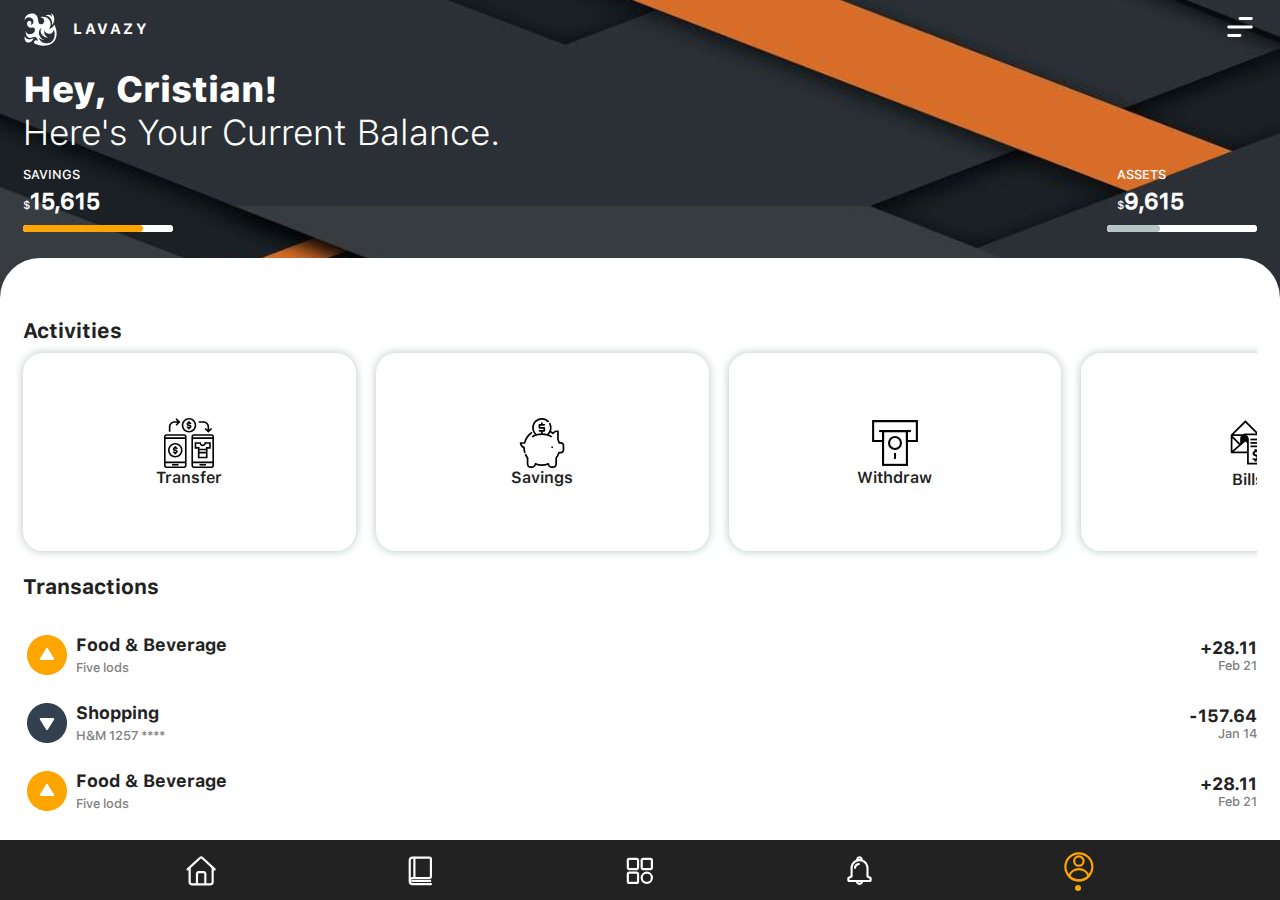
<file: index.html>
<!DOCTYPE html>
<html lang="en">
<head>
    <meta charset="UTF-8">
    <meta name="viewport" content="width=device-width, initial-scale=1.0">
    <link rel="stylesheet" href="css/style.css">
    <title>Profile</title>
</head>
<body>
    <header class="header">
        <section class="section__logo">
            <div class="div__sectionlogo">
                <img src="storage/img/CustomLogo.svg">
                <h3>LAVAZY</h3>
            </div>
            <div class="div__lines">
                <img src="storage/img/lines.svg">
            </div>
        </section>

        <section class="section__text">
            <div class="text">
                <h2>Hey, Cristian!</h2>
                <p>Here's Your Current Balance.</p>
            </div>
        </section>

        <section class="section__savingsassets">
            <div class="savings">
                <span>SAVINGS</span>
                <p>$<strong>15,615</strong></p>
                <progress max = "100" value ="80" class="progress1">80%</progress>
            </div>
            <div class="assets">
                <span>ASSETS</span>
                <p>$<strong>9,615</strong></p>
                <progress max = "100" value ="35" class="progress2">35%</progress>
            </div>
        </section>
    </header> 
    <main>
        <section class="Activities">
            <div class="div__activities">
                <p>Activities</p>
            </div>
            <ul>
                <li>
                    <div>
                        <img src="storage/img/transferIcon.svg" width="50px" height="50px">
                        <p>Transfer</p>
                    </div>
                </li>
                <li>
                    <div>
                        <img src="storage/img/savingIcon.svg">
                        <p>Savings</p>
                    </div>
                </li>
                <li>
                    <div>
                        <img src="storage/img/withdrawIcon.svg">
                        <p>Withdraw</p>
                    </div>
                </li>
                <li>
                    <div>
                        <img src="storage/img/billsIcon.svg" width="55px" height="55px">
                        <p>Bills</p>
                    </div>
                </li>
            </ul>
        </section>
        <section class="transactions">
            <div class="transactions__title">
                <p>Transactions</p>
            </div>
            <ul class="transactions__list">
                <li>
                    <article class="article__movement">
                        <div class="article__leftside">
                            <img src="storage/img/UpIcon.svg">
                            <div class="movement__info">
                                <p>Food & Beverage</p>
                                <span>Five lods</span>
                            </div>
                        </div>
                        <div class="data__info">
                            <p>+28.11</p>
                            <span>Feb 21</span>
                        </div>
                    </article>
                </li>
                <li>
                    <article class="article__movement">
                        <div class="article__leftside">
                            <img src="storage/img/downIcon.png">
                            <div class="movement__info">
                                <p>Shopping</p>
                                <span>H&M 1257 ****</span>
                            </div>
                        </div>
                        <div class="data__info">
                            <p>-157.64</p>
                            <span>Jan 14</span>
                        </div>
                    </article>
                </li>
                <li>
                    <article class="article__movement">
                        <div class="article__leftside">
                            <img src="storage/img/UpIcon.svg">
                            <div class="movement__info">
                                <p>Food & Beverage</p>
                                <span>Five lods</span>
                            </div>
                        </div>
                        <div class="data__info">
                            <p>+28.11</p>
                            <span>Feb 21</span>
                        </div>
                    </article>
                </li>
                <li>
                    <article class="article__movement">
                        <div class="article__leftside">
                            <img src="storage/img/downIcon.png">
                            <div class="movement__info">
                                <p>Shopping</p>
                                <span>H&M 1257 ****</span>
                            </div>
                        </div>
                        <div class="data__info">
                            <p>-157.64</p>
                            <span>Jan 14</span>
                        </div>
                    </article>
                </li>
            </ul>
        </section>
    </main>   
</body>
<footer class = "footer">
    <ul class = "footer__ul">
        <li>
            <a href="#">
                <img src="storage/img/homeIcon.svg">
            </a>
        </li>
        <li>
            <a href="views/balance.html">
                <img src="storage/img/walletIcon.svg">
            </a>
        </li>
        <li>
            <a href="views/menu.html">
                <img src="storage/img/menuIcon.svg">
            </a>
        </li>
        <li>
            <a href="#">
                <img src="storage/img/bellIcon.svg">
            </a>
        </li>
        <li>
            <a href="#">
                <img src="storage/img/GreenProfile.svg">
                <img src="storage/img/Ellipse 2.svg">
            </a>
        </li>
    </ul>
</footer>
</html>
</file>
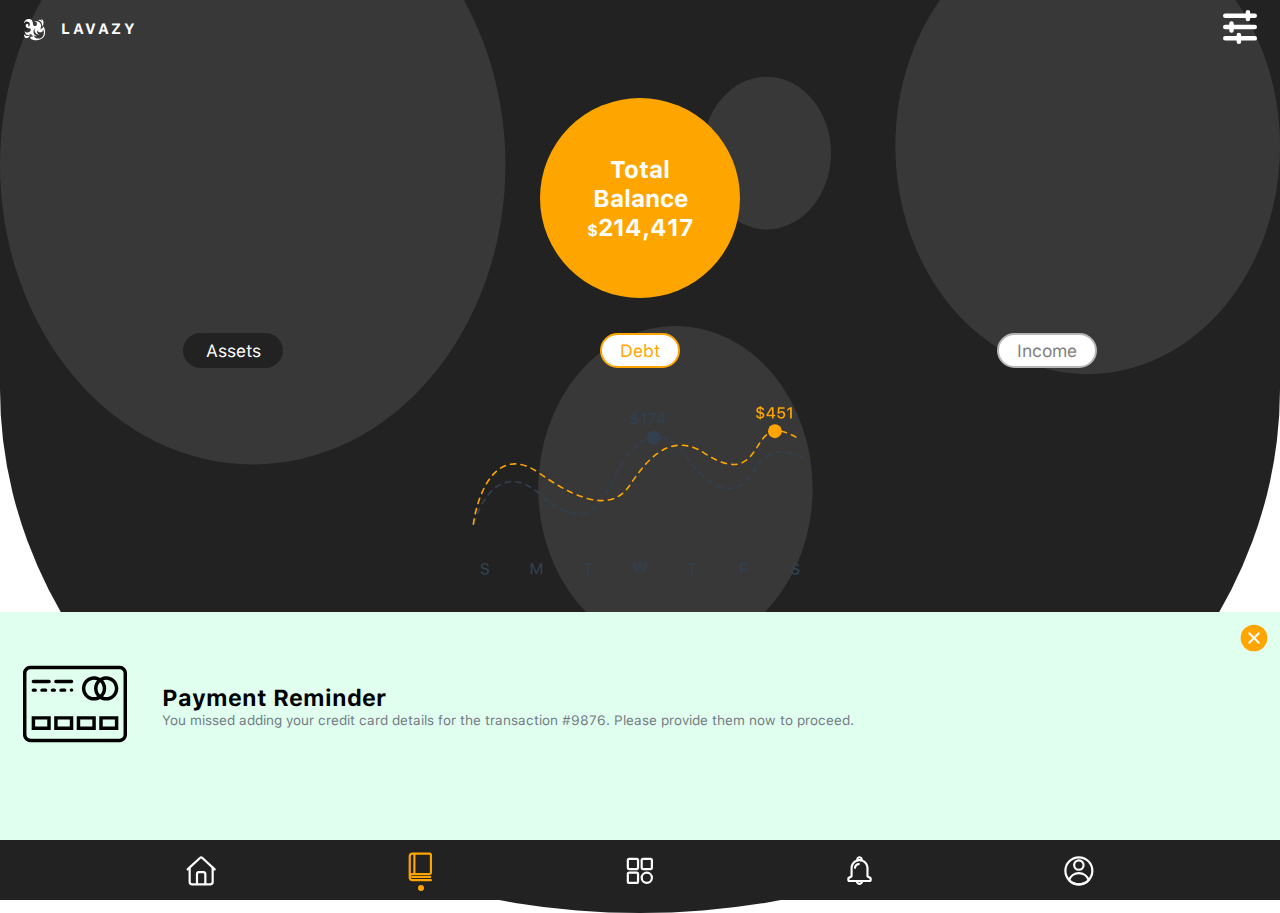
<file: views/balance.html>
<!DOCTYPE html>
<html lang="en">
<head>
    <meta charset="UTF-8">
    <meta name="viewport" content="width=device-width, initial-scale=1.0">
    <title>Balance</title>
    <link rel="stylesheet" href="../css/balance.css">
</head>
<body>
    <div class="banner">
        <img src="../storage/img/bgP3.svg">
    </div>
    <header class="header">
        <section class="section__logo">
            <div class="div__sectionlogo">
                <img src="../storage/img/CustomLogo.svg">
                <h3>LAVAZY</h3>
            </div>
            <div class="div__lines">
                <img src="../storage/img/white3linesMenu.svg">
            </div>
        </section>
    </header>
    <main>
        <section class="container__circle">
            <div class="GreenCircle">
                <h5>Total Balance</h5>
                <p><span>$</span>214,417</p>
            </div>
        </section>

        <section class="button__section">
            <button>Assets</button>
            <button>Debt</button>
            <button>Income</button>
        </section>

        <section class="graph">
            <img src="../storage/img/graph.svg">
        </section>

        <section class="GreenAdd">
            <img src="../storage/img/closeIcon.svg">
            <div>
                <img src="../storage/img/cardIconP3.svg">
            </div>
            <div class="GreenAdd__text">
                <h4>Payment Reminder</h4>
                <p>You missed adding your credit card details for the transaction #9876. Please provide them now to proceed.</p>
            </div>
        </section>
    </main>



</body>
<footer class = "footer">
    <ul class = "footer__ul">
        <li>
            <a href="#">
                <img src="../storage/img/homeIcon.svg">
            </a>
        </li>
        <li>
            <a href="#">
                <img src="../storage/img/greenWalleeet.svg">
                <img src="../storage/img/Ellipse 2.svg">
            </a>
        </li>
        <li>
            <a href="../views/menu.html">
                <img src="../storage/img/menuIcon.svg">
            </a>
        </li>
        <li>
            <a href="#">
                <img src="../storage/img/bellIcon.svg">
            </a>
        </li>
        <li>
            <a href="../index.html">
                <img src="../storage/img/profileIcon.svg">
            </a>
        </li>
    </ul>
</footer>
</html>
</file>
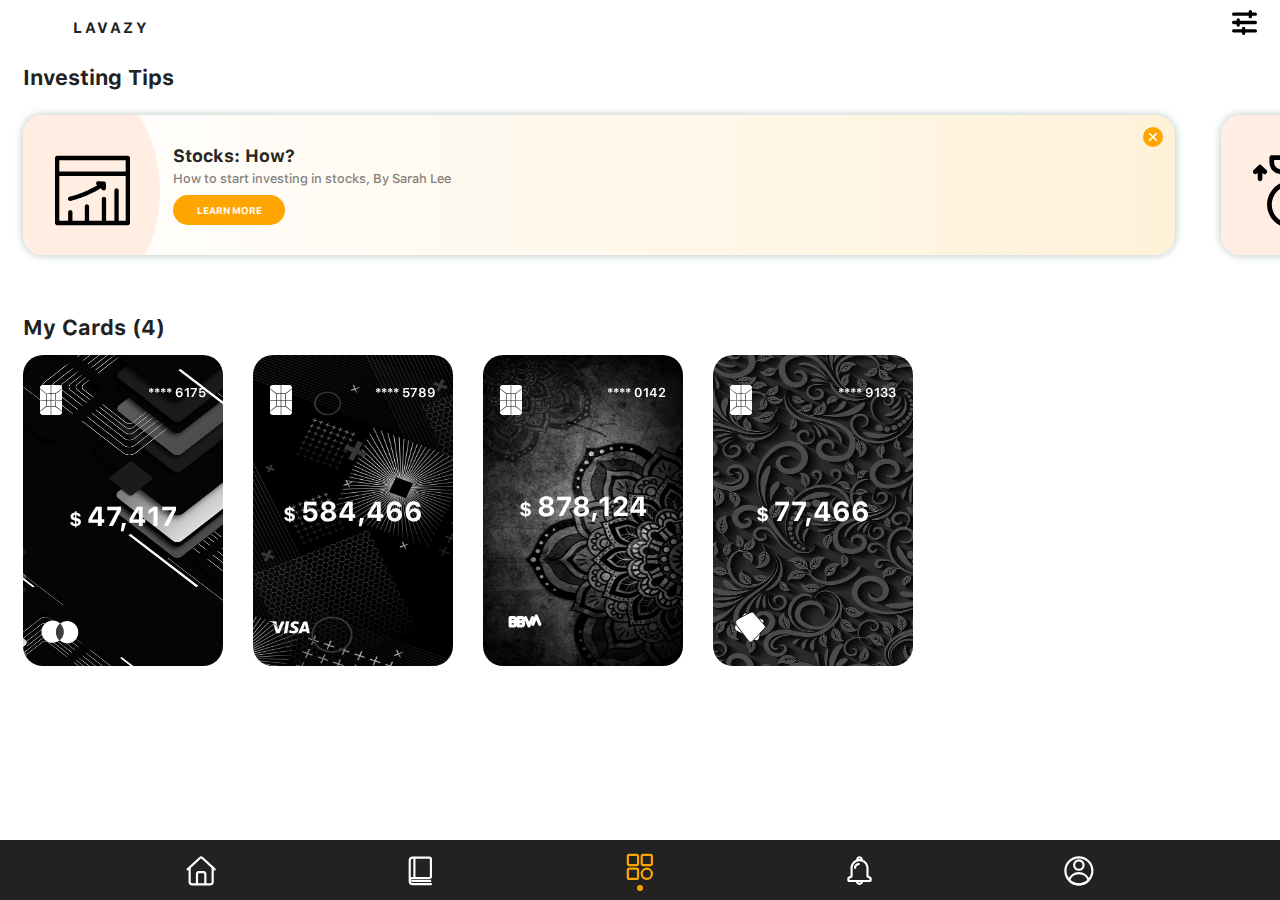
<file: views/menu.html>
<!DOCTYPE html>
<html lang="en">
<head>
    <meta charset="UTF-8">
    <meta name="viewport" content="width=device-width, initial-scale=1.0">
    <link rel="stylesheet" href="../css/menu.css">
    <title>Menu</title>
</head>
<body>
    <header class="header">
        <section class="section__logo">
            <div class="div__sectionlogo">
                <img src="../storage/img/BlackCustomItem.svg">
                <h3>LAVAZY</h3>
            </div>
            <div class="div__lines">
                <img src="../storage/img/3linesMenu.svg">
            </div>
        </section>
    </header>
    <main class="main">
        <section class="tips">
            <p class="tips__title">Investing Tips</p>
            <div class="Investing__Tips__Scroll">
                <article class="article__tips">
                    <div class="green__circle">
                        <img src="../storage/img/stocksIcon.svg">
                    </div>
                    <div class="tip__info">
                        <p>Stocks: How?</p>
                        <span>How to start investing in stocks, By Sarah Lee</span>
                        <button>LEARN MORE</button>
                    </div>
                    <img class="x__button" src="../storage/img/closeIcon.svg">
                </article>
                <article class="article__tips">
                    <div class="green__circle">
                        <img src="../storage/img/saveMoney.svg">
                    </div>
                    <div class="tip__info">
                        <p>How to Save Money?</p>
                        <span>By Emily Johnson</span>
                        <button>LEARN MORE</button>
                    </div>
                    <img class="x__button" src="../storage/img/closeIcon.svg">
                </article>
                <article class="article__tips">
                    <div class="green__circle">
                        <img src="../storage/img/budget.svg">
                    </div>
                    <div class="tip__info">
                        <p>Budgeting 101</p>
                        <span>Basics of budgeting, By David Garcia</span>
                        <button>LEARN MORE</button>
                    </div>
                    <img class="x__button" src="../storage/img/closeIcon.svg">
                </article>
            </div>
        </section>
        <section class="section__cards">
            <p class="cards__title">My Cards (4)</p>
        </section>
        <article class="article__allcards">
            <section>
                <div class="card1">
            
                    <div class="chip__num">
                        <img src="../storage/img/chipIcon.svg">
                        <p>**** 6175</p>
                    </div>
                    
                    <div class="money">
                        <p><span>$ </span>47,417</p>
                    </div>
                    
                    <div class="bank__logo">
                        <img src="../storage/img/bank1Icon.svg" width="40px">
                    </div>
                </div>
            </section>
            <section>
                <div class="card2">
                    <div class="chip__num">
                        <img src="../storage/img/chipIcon.svg">
                        <p>**** 5789</p>
                    </div>
                    
                    <div class="money">
                        <p><span>$ </span>584,466</p>
                    </div>
                    
                    <div class="bank__logo">
                        <img src="../storage/img/bank2Icon.svg" width="40px">
                    </div>
                </div>
            </section>
            <section>
                <div class="card3">
                    <div class="chip__num">
                        <img src="../storage/img/chipIcon.svg">
                        <p>**** 0142</p>
                    </div>
                    
                    <div class="money">
                        <p><span>$ </span>878,124</p>
                    </div>
                    
                    <div class="bank__logo">
                        <img src="../storage/img/bbvaIcon.svg" width="50px">
                    </div>
                </div>
            </section>
            <section>
                <div class="card4">
                    <div class="chip__num">
                        <img src="../storage/img/chipIcon.svg">
                        <p>**** 9133</p>
                    </div>
                    
                    <div class="money">
                        <p><span>$ </span>77,466</p>
                    </div>
                    
                    <div class="bank__logo">
                        <img src="../storage/img/nequiIcon.svg" width="40px">
                    </div>
                </div>
            </section>
        </article>
    </main>


</body>
<footer class = "footer">
    <ul class = "footer__ul">
        <li>
            <a href="#">
                <img src="../storage/img/homeIcon.svg">
            </a>
        </li>
        <li>
            <a href="../views/balance.html">
                <img src="../storage/img/walletIcon.svg">
            </a>
        </li>
        <li>
            <a class="greenIcon" href="#">
                <img src="../storage/img/GreenMenu.svg">
                <img src="../storage/img/Ellipse 2.svg">
            </a>
        </li>
        <li>
            <a href="#">
                <img src="../storage/img/bellIcon.svg">
            </a>
        </li>
        <li>
            <a href="../index.html">
                <img src="../storage/img/profileIcon.svg">
            </a>
        </li>
    </ul>
</footer>
</html>
</file>
<file: css/style.css>
@import url(variables.css);

*{
    padding: 0;
    margin: 0;
    box-sizing: border-box;
}

body {
    background: var(--color-1);
    background-image: url(../storage/img/MainBackground.jpg);
    background-size: 100% 100%;
    display: flex;
    flex-direction: column;
    gap: 25px;
}

.header {
}

.section__logo{
    padding: 10px 23px;
    display: flex;
    justify-content: space-between;
}

.div__sectionlogo {
    display: flex;
    align-items: center;
    gap: 15px;
    font-size: .8em;
    letter-spacing: 0.2em;
    color: white;
    font-family: "Bold";
}

.section__logo .div__sectionlogo img{
    width: 35px;
    height: 35px;
}

.div__lines img {
    width: 34px;
    height: 34px;
    transition-duration: .3s;
}

.div__lines img:hover {
    transform: scale(1.2);
}

.section__text {
    color: white;
    padding: 10px 23px;
    font-size: 1.5em;
}

.section__text h2{
   font-family: "Heavy";
}

.section__text p{
    font-family: "Light";
    font-size: 1.49em;
 }

.section__savingsassets {
    color: white;
    display: flex;
    justify-content: space-between;
    padding: 0px 23px;
 }

.section__savingsassets div {
    position: relative;
    font-family: "Medium";
 }

.section__savingsassets div p {
    font-size: .7em;
    margin-top: 5px;
 }

.section__savingsassets div p strong {
    font-size: 2em;

 }

 .section__savingsassets div span {
    font-size: .8em;
}

.assets span, .assets p {
    margin-left: 10px;
}

.progress1 {
    width: 150px;
}

.progress2 {
    width: 150px;
}

.progress1[value] {
    --color: var(--color-2);
 }

progress[value] {
    --color: var(--color-3);
    --background: white;
    -webkit-appearance: none;
    -moz-appearance: none;
    appearance: none;
    border: none;
    border-radius: 1em;
    background: var(--background);
    height: 7px;
  }
  progress[value]::-webkit-progress-bar {  
    border-radius: 1em;
    background: var(--background);
  }
  progress[value]::-webkit-progress-value {
    border-radius: 1em;
    background: var(--color);
  }
 
main {
    background: white;
    width: 100vw;
    border-top-right-radius: 40px;
    border-top-left-radius: 40px;
    padding-bottom: 60px;
}

.Activities {
    margin-top: 60px;
    display: flex;
    flex-direction: column;
    font-family: "bold";
    font-size: 1.3rem;
    color: var(--color-1);
    padding-right: 23px;
}       

.div__activities {
    padding-left: 23px;
}


.Activities ul {
    display: flex;
    flex-direction: row;
    align-items: center;
    gap: 20px;
    overflow-y: hidden;
    scrollbar-width: none;
    padding: 10px 6px 23px 23px;
}

.Activities ul li {
    list-style: none;
}

.Activities ul li div {
    width: 26vw;
    height: 22vh;
    font-family: "Semibold";
    text-decoration: none;
    display: flex;
    flex-direction: column;
    align-items: center;
    justify-content: center;
    border-radius: 20px;
    color: var(--color-1);
    font-size: 1rem;
    box-shadow: 0px 0px 10px var(--color-3);
    transition-duration: .3s;
}

.Activities ul li div:hover {
    background: rgb(255, 222, 152);
    transform: scale(1.05);
}

.transactions__list {
    display: flex;
    gap: 3px;
    flex-direction: column;
    overflow-y: scroll;
    height: 200px;
    scrollbar-width: none;
}

.transactions__title {
    padding: 0px 23px 23px 23px;
    font-family: "bold";
    font-size: 1.3rem;
    color: var(--color-1);
}

.article__movement {
    display: flex;
    justify-content: space-between;
    padding: 0px 23px;
    height: 65px;
    transition-duration: .3s;
}

.article__movement:hover {
    transform: scale(1.05);
    background: rgb(248, 211, 163);
}

.article__leftside {
    display: flex;
    gap: 5px;
    align-items: center;
    font-family: "Bold";
    font-size: 1.1rem;
    color: var(--color-1);
}

.article__leftside span {
    color: gray;
    font-size: .8rem;
    font-family: "Medium";
}

.data__info {
    display: flex;
    flex-direction: column;
    align-items: flex-end;
    justify-content: center;
    font-family: "Bold";
    font-size: 1.1rem;
    color: var(--color-1);
}

.data__info span {
    color: gray;
    font-size: .8rem;
    font-family: "Medium";
}















.footer{
    bottom: 0;
    width: 100%;
    position: fixed;
}

.footer__ul {
    background: var(--color-1);
    height: 60px;
    display: flex;
    flex-direction: row;
    justify-content: space-evenly;
    align-items: center;
    list-style: none;
}

.footer__ul li a img{
    width: 35px;
    height: 35px;
    position: relative;
    transition-duration: .3s;
}

.footer__ul li a img:hover {
    transform: scale(1.2);
}

.footer__ul li a {
    display: flex;
    flex-direction: column;
    align-items: center;
    gap: 1px;
}

.footer__ul li a img:nth-child(2){
    width: 6px;
    height: 6px;
}
</file>
<file: css/balance.css>
@import url(variables.css);

*{
    padding: 0;
    margin: 0;
    box-sizing: border-box;
}

body {
}

header {
    position: relative;
}

.banner {
    z-index: -1;
    position: absolute;
    background: var(--color-1);
    top: -15%;
    width: 100%;
    border-bottom-left-radius: 50% 50%;
    border-bottom-right-radius: 50% 50%;
    display: flex;
    flex-direction: column;
    align-items: center;
    overflow: hidden;
}

.banner > img {
    position: relative;
    object-fit: cover;
    width: 100%;
}

.container__circle{
    margin-top: 40px;
    display: flex;
    justify-content: center;
}

.GreenCircle {
    background: var(--color-2);
    border-radius: 50%;
    width: 200px;
    height: 200px;
    display: flex;
    flex-direction: column;
    justify-content: center;
    align-items: center;
    transition-duration: .3s;
}

.GreenCircle:Hover {
    transform: scale(1.05);
}

.GreenCircle h5 {
    font-family: "Bold";
    color: white;
    font-size: 1.5rem;
    width: 60%;
    text-align: center;
}

.GreenCircle p {
    font-family: "Bold";
    color: white;
    font-size: 1.5rem;
    width: 60%;
    text-align: center;
}

.GreenCircle span {
    font-size: 1rem;
}

.section__logo{
    padding: 10px 23px;
    display: flex;
    justify-content: space-between;
}

.div__sectionlogo {
    display: flex;
    align-items: center;
    gap: 15px;
    font-size: .8em;
    letter-spacing: 0.2em;
    color: white;
    font-family: "Bold";
}

.section__logo .div__sectionlogo img{
    width: 23px;
    height: 23px;
}

.div__lines img {
    width: 34px;
    height: 34px;
    transition-duration: .3s;
}

.div__lines img:hover {
    transform: scale(1.2);
}

.button__section {
    display: grid;
    align-content: center;
    align-items: center;
    justify-items: center;
    width: 100%;
    grid-template-columns: repeat(autofit);
    grid-auto-flow: column;
    gap: 3%;
    overflow-x: scroll;
    scrollbar-width: none;
    padding: 30px 43px 0px ;
}

.button__section button{
    height: 35px;
    border-radius: 30px ;
    border-style: solid;
    border-width: 1px;
    font-family: "Regular";
    width: 100px;
    font-size: 1.1rem;
    transition-duration: .3s;
    margin: 5px 0;
}

.button__section button:hover {
    transform: scale(1.05);
}

.button__section button:first-child{
    grid-row: 1/1;
    grid-column: 1/2;
    background: var(--color-1);
    color: white;
    border-color: var(--color-1);
}

.button__section button:nth-child(2){
    background: white;
    grid-row:1/1 ;
    grid-column: 2/3;
    color: var(--color-2);
    border: 2px solid var(--color-2);
    width: 80px;
}

.button__section button:last-child{
    background: white;
    grid-row: 1/1;
    grid-column: 3/4;
    color: grey;
    border: 2px solid rgb(182, 182, 182);
}

.graph {
    margin-top: 30px;
    display: flex;
    justify-content: center;
}

.graph img {
    width: 400px;
}


.GreenAdd {
    margin-top: 20px;
    background: #E1FFEF;
    padding: 40px 23px 80px;
    display: flex;
    align-items: center;
    gap: 35px;
    position: relative;
}

.GreenAdd > div > img {
    width: 104px;
    transition-duration: .3s;
}

.GreenAdd > div > img:hover {
    transform: scale(1.2);
}

.GreenAdd__text h4 {
    font-family: "Bold";
    font-size: 1.45rem;
}

.GreenAdd__text p {
    font-family: "Regular";
    font-size: .85rem;
    color: #737b85;
}

.GreenAdd > img {
    position: absolute;
    width: 32px;
    top: 10px;
    right: 10px;
    transition-duration: .3s;
}

.GreenAdd > img:hover {
    transform: scale(1.2);
}












.footer{
    bottom: 0;
    width: 100%;
    position: fixed;
}

.footer__ul {
    background: var(--color-1);
    height: 60px;
    display: flex;
    flex-direction: row;
    justify-content: space-evenly;
    align-items: center;
    list-style: none;
}

.footer__ul li a img{
    width: 35px;
    height: 35px;
    position: relative;
    transition-duration: .3s;
}

.footer__ul li a img:hover {
    transform: scale(1.2);
}

.footer__ul li a {
    display: flex;
    flex-direction: column;
    align-items: center;
    gap: 1px;
}

.footer__ul li a img:nth-child(2){
    width: 6px;
    height: 6px;
}
</file>
<file: css/menu.css>
@import url(variables.css);


*{
    padding: 0;
    margin: 0;
    box-sizing: border-box;
}

.section__logo{
    padding: 10px 23px;
    display: flex;
    justify-content: space-between;
}

.div__sectionlogo {
    display: flex;
    align-items: center;
    gap: 15px;
    font-size: .8em;
    letter-spacing: 0.2em;
    color: var(--color-1);
    font-family: "Bold";
}

.section__logo .div__sectionlogo img{
    width: 35px;
    height: 35px;
}

.div__lines img {
    width: 25px;
    height: 25px;
    transition-duration: .3s;
}

.div__lines img:hover {
    transform: scale(1.2);
}

.tips {
    display: flex;
    flex-direction: column;
    gap: 15px;
    padding: 10px 0px;
}

.tips__title {
    font-family: "bold";
    font-size: 1.34rem;
    color: var(--color-1);
    padding-left: 23px;
}

.Investing__Tips__Scroll {
    display: flex;
    overflow-x: scroll;
    padding: 10px 23px;
    gap: 46px;
    scrollbar-width: none;
}

.article__tips {
    background: white;
    position: relative;
    display: flex;
    overflow: hidden;
    justify-content: flex-start;
    padding-left: 150px;
    height: 140px;
    width: 90vw;
    border-radius: 20px;
    box-shadow: 0px 0px 10px var(--color-3);
    flex-shrink: 0;
}

.article__tips::before {
    content: '';
    position: absolute;
    top: -2px;
    left: -2px;
    right: -2px;
    bottom: -2px;
    border-radius: 20px;
    background: linear-gradient(to right, transparent, rgba(255, 169, 9, 0.158));
    animation: light 2s linear infinite;
}

@keyframes light {
    0% {
        transform: translateX(-100%);
    }
    100% {
        transform: translateX(100%);
    }
}

.green__circle {
    background: #ffeee1;
    display: flex;
    justify-content: flex-end;
    align-items: center;
    padding: 30px;
    border-radius: 50%;
    position: absolute;
    height: 290.5px;
    width: 290.5px;
    top: -70px;
    left: -154px;
}

.green__circle img {
    width: 75px;
    height: 75px;
}

.tip__info {
    display: flex;
    flex-direction: column;
    justify-content: center;
    gap: 5px;
    padding-right: 18px;
}

.tip__info p {
    font-family: "bold";
    font-size: 1.1rem;
    color: var(--color-1);
}

.tip__info span {
    font-family: "Regular";
    font-family: "Medium";
    font-size: .8rem;
    color: grey;
}

button {
    color: white;
    background: var(--color-2);
    border: none;
    font-family: "Bold";
    font-size: .6rem;
    height: 30px;
    width: 112px;
    border-radius: 40px;
    margin-top: 4px;
    transition-duration: .3s;
}

button:hover {
    transform: scale(1.1);
}

.x__button {
    position: absolute;
    right: 10px;
    top: 10px;
    width: 24px;
    height: 24px;
    transition-duration: .3s;
}

.x__button:hover {
    transform: scale(1.3);
}

.section__cards {
    display: flex;
    flex-direction: column;
    padding-top: 40px;
    gap: 15px;
}

.cards__title {
    margin-left: 23px;
    font-family: "bold";
    font-size: 1.34rem;
    color: var(--color-1);
}

.article__allcards {
   
    padding-left: 23px;
    padding-right: 23px;
    padding-bottom: 80px;
    padding-top: 15px;
    display: flex;
    overflow-x: scroll;
    scrollbar-width: none;
    width: auto;
    gap: 30px;
}



.article__allcards section > div {
    display: flex;
    flex-direction: column;
    justify-content: space-between;
    padding: 30px 0px 15px 0px;
    width: 200px;
    height: 311px;
    color: white;
    border-radius: 20px;
    transition-duration: .3s;
    filter: grayscale(1);
}

.article__allcards section > div:hover {
    transform: scale(1.05);
    filter: grayscale(0);
}

.chip__num {
    display: flex;
    justify-content: space-between;
    padding: 0px 17px;
    font-family: "Semibold";
    font-size: .8rem;
}

.chip__num img {
    width: 22px;
}

.money {
    display: flex;
    justify-content: center;
    font-family: "Bold";
    font-size: 1.7rem;
}

.money span {
    font-size: 1.2rem;
}

.bank__logo {
    padding-left: 17px;
}


.card1 {
    position: relative;
    background: var(--color-1);
    overflow: hidden;
    background-image: url(../storage/img/card1.jpeg);
    background-size: 100% 100%;
}


.card2 {
    position: relative;
    background: rgb(154, 158, 168);
    overflow: hidden;
    background-image: url(../storage/img/card2.jpg);
    background-size: 100% 100%;
}

.card3 {
    position: relative;
    background: var(--color-1);
    overflow: hidden;
    background-image: url(../storage/img/card3.jpg);
    background-size: 100% 100%;
}


.card4 {
    position: relative;
    background: rgb(154, 158, 168);
    overflow: hidden;
    background-image: url(../storage/img/card4.jpg);
    background-size: 100% 100%;
}





.footer{
    bottom: 0;
    width: 100%;
    position: fixed;
}

.footer__ul {
    background: var(--color-1);
    height: 60px;
    display: flex;
    flex-direction: row;
    justify-content: space-evenly;
    align-items: center;
    list-style: none;
}

.footer__ul li a img{
    width: 35px;
    height: 35px;
    position: relative;
    transition-duration: .3s;
}

.footer__ul li a img:hover {
    transform: scale(1.2);
}

.footer__ul li a {
    display: flex;
    flex-direction: column;
    align-items: center;
    gap: 1px;
}

.footer__ul li a img:nth-child(2){
    width: 6px;
    height: 6px;
}
</file>
